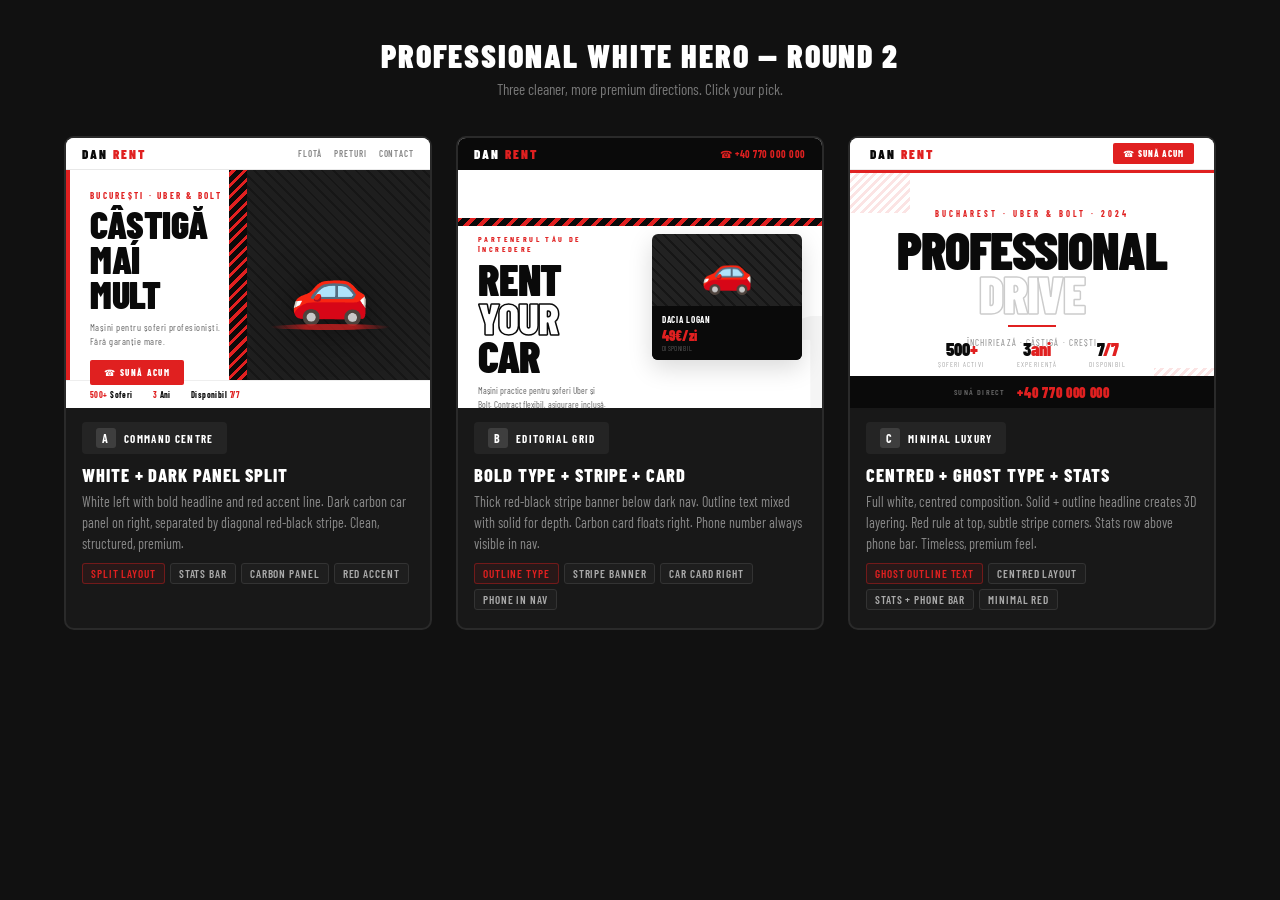
<file: .superpowers/brainstorm/17511-1776288953/content/hero-direction-v2.html>
<!DOCTYPE html>
<html lang="en">
<head>
<meta charset="UTF-8">
<meta name="viewport" content="width=device-width, initial-scale=1.0">
<title>Hero Direction v2 — Professional White</title>
<style>
  @import url('https://fonts.googleapis.com/css2?family=Barlow+Condensed:wght@300;400;600;700;800;900&display=swap');

  *, *::before, *::after { box-sizing: border-box; margin: 0; padding: 0; }

  body {
    font-family: 'Barlow Condensed', system-ui, sans-serif;
    background: #111;
    color: #fff;
    min-height: 100vh;
    padding: 0;
  }

  .question-header {
    text-align: center;
    padding: 36px 24px 10px;
  }
  .question-header h2 {
    font-size: clamp(1.4rem, 3vw, 2rem);
    font-weight: 900;
    text-transform: uppercase;
    letter-spacing: 0.06em;
    color: #fff;
  }
  .question-header p {
    font-size: 0.95rem;
    color: #777;
    margin-top: 6px;
  }

  .cards-grid {
    display: grid;
    grid-template-columns: repeat(auto-fit, minmax(340px, 1fr));
    gap: 24px;
    padding: 28px 24px 48px;
    max-width: 1200px;
    margin: 0 auto;
  }

  .design-card {
    border: 2px solid #2a2a2a;
    border-radius: 10px;
    overflow: hidden;
    cursor: pointer;
    transition: border-color 0.2s, transform 0.2s, box-shadow 0.2s;
    background: #181818;
    position: relative;
  }
  .design-card:hover { border-color: #e02020; transform: translateY(-4px); box-shadow: 0 16px 40px rgba(224,32,32,0.18); }
  .design-card.selected { border-color: #e02020; box-shadow: 0 0 0 3px rgba(224,32,32,0.25), 0 16px 40px rgba(224,32,32,0.22); }
  .design-card.selected .card-label { background: #e02020; }

  .check {
    display: none; position: absolute; top: 10px; right: 10px;
    width: 26px; height: 26px; background: #e02020; border-radius: 50%;
    align-items: center; justify-content: center; font-size: 13px; z-index: 10;
  }
  .design-card.selected .check { display: flex; }

  /* ======== MOCKUP AREAS ======== */
  .mockup-area {
    height: 270px;
    position: relative;
    overflow: hidden;
  }

  /* ---- A: COMMAND CENTRE ---- */
  .mockup-a {
    background: #ffffff;
  }

  /* top bar */
  .ma-topbar {
    position: absolute;
    top: 0; left: 0; right: 0; height: 32px;
    background: #fff;
    border-bottom: 1px solid #e8e8e8;
    display: flex; align-items: center; padding: 0 16px;
    justify-content: space-between;
    z-index: 5;
  }
  .ma-logo { font-weight: 900; font-size: 13px; letter-spacing: 0.15em; color: #0a0a0a; text-transform: uppercase; }
  .ma-logo em { color: #e02020; font-style: normal; }
  .ma-nav { display: flex; gap: 12px; }
  .ma-nav span { font-size: 9px; font-weight: 600; letter-spacing: 0.1em; text-transform: uppercase; color: #888; }

  /* red left accent line */
  .ma-accent-line {
    position: absolute;
    left: 0; top: 32px; bottom: 0;
    width: 4px;
    background: #e02020;
  }

  /* left text block */
  .ma-text {
    position: absolute;
    left: 24px; top: 52px;
    z-index: 3;
  }
  .ma-eyebrow {
    font-size: 9px; font-weight: 700; letter-spacing: 0.25em;
    text-transform: uppercase; color: #e02020;
    margin-bottom: 6px;
  }
  .ma-headline {
    font-size: 38px; font-weight: 900; line-height: 0.92;
    letter-spacing: -0.01em; text-transform: uppercase;
    color: #0a0a0a;
  }
  .ma-sub {
    font-size: 9.5px; color: #666; margin-top: 8px;
    font-weight: 400; letter-spacing: 0.05em;
    line-height: 1.5; max-width: 140px;
  }
  .ma-cta {
    margin-top: 12px;
    background: #e02020; color: #fff;
    font-size: 9px; font-weight: 800;
    letter-spacing: 0.15em; text-transform: uppercase;
    padding: 7px 14px; border-radius: 2px;
    display: inline-block;
  }

  /* right — dark card with car */
  .ma-car-panel {
    position: absolute;
    right: 0; top: 32px; bottom: 0;
    width: 55%;
    background: repeating-linear-gradient(45deg,#161616,#161616 2px,#1e1e1e 2px,#1e1e1e 8px);
    display: flex; align-items: center; justify-content: center;
    flex-direction: column;
  }
  .ma-car-emoji { font-size: 64px; filter: drop-shadow(0 6px 20px rgba(0,0,0,0.6)); }
  .ma-car-glow {
    width: 120px; height: 6px;
    background: linear-gradient(90deg, transparent, #e02020 30%, #e02020 70%, transparent);
    border-radius: 50%;
    opacity: 0.7;
    margin-top: -4px;
  }
  .ma-diag {
    position: absolute;
    left: -1px; top: 0; bottom: 0;
    width: 18px;
    background: repeating-linear-gradient(-45deg,
      #e02020 0,#e02020 3px,#0a0a0a 3px,#0a0a0a 8px
    );
  }

  /* bottom bar */
  .ma-bottombar {
    position: absolute;
    bottom: 0; left: 0; right: 0; height: 28px;
    background: #fff;
    border-top: 1px solid #eee;
    display: flex; align-items: center;
    padding: 0 24px; gap: 20px;
  }
  .ma-stat { font-size: 8.5px; font-weight: 700; color: #0a0a0a; letter-spacing: 0.05em; }
  .ma-stat em { color: #e02020; font-style: normal; }

  /* ---- B: EDITORIAL SPLIT ---- */
  .mockup-b {
    background: #ffffff;
  }

  .mb-nav {
    position: absolute; top: 0; left: 0; right: 0; height: 32px;
    background: #0a0a0a;
    display: flex; align-items: center; padding: 0 16px;
    justify-content: space-between; z-index: 5;
  }
  .mb-logo { font-weight: 900; font-size: 13px; letter-spacing: 0.15em; color: #fff; text-transform: uppercase; }
  .mb-logo em { color: #e02020; font-style: normal; }
  .mb-phone-nav { font-size: 10px; font-weight: 700; color: #e02020; letter-spacing: 0.05em; }

  /* big number background */
  .mb-bg-number {
    position: absolute;
    right: -10px; bottom: -20px;
    font-size: 140px; font-weight: 900;
    color: rgba(0,0,0,0.04);
    line-height: 1;
    letter-spacing: -0.05em;
    user-select: none;
    z-index: 0;
  }

  /* horizontal red stripe */
  .mb-stripe {
    position: absolute;
    top: 80px; left: 0; right: 0;
    height: 8px;
    background: repeating-linear-gradient(-45deg,
      #e02020 0,#e02020 4px,#0a0a0a 4px,#0a0a0a 10px
    );
    z-index: 2;
  }

  /* main content */
  .mb-content {
    position: absolute;
    top: 96px; left: 20px; right: 20px;
    z-index: 3;
    display: flex; gap: 16px; align-items: flex-start;
  }

  .mb-left { flex: 1; }
  .mb-label {
    font-size: 8px; font-weight: 700; letter-spacing: 0.3em;
    text-transform: uppercase; color: #e02020;
    margin-bottom: 6px;
  }
  .mb-big-headline {
    font-size: 44px; font-weight: 900; line-height: 0.88;
    text-transform: uppercase; color: #0a0a0a;
    letter-spacing: -0.02em;
  }
  .mb-big-headline .outline {
    -webkit-text-stroke: 1.5px #0a0a0a;
    color: transparent;
  }
  .mb-body {
    font-size: 9px; color: #666; margin-top: 8px;
    line-height: 1.5; max-width: 130px; font-weight: 400;
  }
  .mb-cta {
    margin-top: 10px;
    display: flex; align-items: center; gap: 8px;
  }
  .mb-btn {
    background: #0a0a0a; color: #fff;
    font-size: 9px; font-weight: 800;
    letter-spacing: 0.12em; text-transform: uppercase;
    padding: 6px 12px; border-radius: 2px;
  }
  .mb-num {
    font-size: 11px; font-weight: 900; color: #e02020;
    letter-spacing: 0.05em;
  }

  .mb-right {
    width: 150px;
    flex-shrink: 0;
  }
  .mb-card {
    background: repeating-linear-gradient(45deg,#161616,#161616 2px,#222 2px,#222 8px);
    border-radius: 6px; overflow: hidden;
    box-shadow: 0 8px 24px rgba(0,0,0,0.15);
  }
  .mb-card-img {
    height: 72px;
    display: flex; align-items: center; justify-content: center;
    font-size: 42px;
  }
  .mb-card-info { background: #0a0a0a; padding: 8px 10px; }
  .mb-card-name { font-size: 9px; font-weight: 700; color: #fff; text-transform: uppercase; letter-spacing: 0.08em; }
  .mb-card-price { font-size: 14px; font-weight: 900; color: #e02020; margin-top: 2px; }
  .mb-card-tag { font-size: 7px; color: #555; letter-spacing: 0.05em; }

  /* ---- C: MINIMAL LUXURY ---- */
  .mockup-c {
    background: #ffffff;
  }

  .mc-nav {
    position: absolute; top: 0; left: 0; right: 0; height: 32px;
    background: #fff; border-bottom: 1px solid rgba(0,0,0,0.08);
    display: flex; align-items: center; padding: 0 20px;
    justify-content: space-between; z-index: 5;
  }
  .mc-logo { font-weight: 900; font-size: 13px; letter-spacing: 0.15em; color: #0a0a0a; text-transform: uppercase; }
  .mc-logo em { color: #e02020; font-style: normal; }
  .mc-cta-nav {
    background: #e02020; color: #fff;
    font-size: 9px; font-weight: 800; letter-spacing: 0.1em;
    text-transform: uppercase; padding: 5px 10px; border-radius: 2px;
  }

  /* full-width red rule */
  .mc-redline {
    position: absolute;
    top: 32px; left: 0; right: 0;
    height: 3px; background: #e02020;
  }

  /* centered content */
  .mc-center {
    position: absolute;
    top: 50px; left: 0; right: 0; bottom: 40px;
    display: flex; align-items: center; justify-content: center;
    flex-direction: column;
  }

  .mc-kicker {
    font-size: 8.5px; font-weight: 700; letter-spacing: 0.35em;
    text-transform: uppercase; color: #e02020;
    margin-bottom: 8px;
  }

  .mc-headline {
    font-size: 52px; font-weight: 900; line-height: 0.85;
    text-transform: uppercase; color: #0a0a0a;
    text-align: center; letter-spacing: -0.02em;
  }

  .mc-headline .ghost {
    -webkit-text-stroke: 1.5px #ccc;
    color: transparent;
    display: block;
  }

  .mc-divider {
    width: 48px; height: 2px; background: #e02020;
    margin: 10px auto;
  }

  .mc-sub {
    font-size: 9px; color: #888; text-align: center;
    letter-spacing: 0.12em; text-transform: uppercase;
  }

  /* floating stats */
  .mc-stats {
    position: absolute;
    bottom: 40px; left: 0; right: 0;
    display: flex; justify-content: center; gap: 32px;
  }
  .mc-stat { text-align: center; }
  .mc-stat .num { font-size: 18px; font-weight: 900; color: #0a0a0a; line-height: 1; }
  .mc-stat .num em { color: #e02020; font-style: normal; }
  .mc-stat .lbl { font-size: 7px; color: #aaa; letter-spacing: 0.15em; text-transform: uppercase; margin-top: 2px; }

  /* decorative corner stripes */
  .mc-corner-tl {
    position: absolute; top: 35px; left: 0;
    width: 60px; height: 40px;
    background: repeating-linear-gradient(-45deg,
      transparent 0, transparent 3px,
      rgba(224,32,32,0.12) 3px, rgba(224,32,32,0.12) 6px
    );
  }
  .mc-corner-br {
    position: absolute; bottom: 0; right: 0;
    width: 60px; height: 40px;
    background: repeating-linear-gradient(-45deg,
      transparent 0, transparent 3px,
      rgba(224,32,32,0.12) 3px, rgba(224,32,32,0.12) 6px
    );
  }

  /* bottom phone bar */
  .mc-phonebar {
    position: absolute;
    bottom: 0; left: 0; right: 0; height: 32px;
    background: #0a0a0a;
    display: flex; align-items: center; justify-content: center; gap: 12px;
  }
  .mc-pb-label { font-size: 8px; font-weight: 600; letter-spacing: 0.15em; text-transform: uppercase; color: #666; }
  .mc-pb-num { font-size: 14px; font-weight: 900; color: #e02020; letter-spacing: 0.05em; }

  /* -------- CARD LABEL + INFO -------- */
  .card-label {
    display: inline-flex; align-items: center; gap: 8px;
    background: #242424; color: #fff;
    font-size: 11px; font-weight: 700; letter-spacing: 0.12em;
    text-transform: uppercase; padding: 6px 14px;
    border-radius: 4px; margin: 14px 16px 0;
    transition: background 0.2s;
  }
  .card-label .letter {
    background: rgba(255,255,255,0.12); border-radius: 3px;
    width: 20px; height: 20px; display: flex; align-items: center;
    justify-content: center; font-size: 12px;
  }
  .card-info { padding: 10px 16px 18px; }
  .card-title { font-size: 1.15rem; font-weight: 800; text-transform: uppercase; letter-spacing: 0.05em; color: #fff; margin-bottom: 5px; }
  .card-desc { font-size: 0.88rem; color: #888; line-height: 1.5; font-weight: 400; }
  .card-tags { display: flex; flex-wrap: wrap; gap: 5px; margin-top: 9px; }
  .tag { background: #1e1e1e; border: 1px solid #333; color: #aaa; font-size: 0.7rem; font-weight: 600; letter-spacing: 0.08em; text-transform: uppercase; padding: 3px 8px; border-radius: 3px; }
  .tag.red { border-color: rgba(224,32,32,0.4); color: #e02020; background: rgba(224,32,32,0.08); }
</style>
</head>
<body>

<div class="question-header">
  <h2>Professional White Hero — Round 2</h2>
  <p>Three cleaner, more premium directions. Click your pick.</p>
</div>

<div class="cards-grid">

  <!-- A: COMMAND CENTRE -->
  <div class="design-card" onclick="sel(this,'A')" data-choice="A">
    <div class="check">✓</div>
    <div class="mockup-area mockup-a">
      <div class="ma-topbar">
        <div class="ma-logo">Dan <em>RENT</em></div>
        <div class="ma-nav">
          <span>Flotă</span><span>Preturi</span><span>Contact</span>
        </div>
      </div>
      <div class="ma-accent-line"></div>
      <div class="ma-text">
        <div class="ma-eyebrow">București · Uber &amp; Bolt</div>
        <div class="ma-headline">CÂȘTIGĂ<br>MAI<br>MULT</div>
        <div class="ma-sub">Mașini pentru șoferi profesioniști. Fără garanție mare.</div>
        <div class="ma-cta">☎ Sună acum</div>
      </div>
      <div class="ma-car-panel">
        <div class="ma-diag"></div>
        <div class="ma-car-emoji">🚗</div>
        <div class="ma-car-glow"></div>
      </div>
      <div class="ma-bottombar">
        <div class="ma-stat"><em>500+</em> Șoferi</div>
        <div class="ma-stat"><em>3</em> Ani</div>
        <div class="ma-stat">Disponibil <em>7/7</em></div>
      </div>
    </div>
    <span class="card-label"><span class="letter">A</span> Command Centre</span>
    <div class="card-info">
      <div class="card-title">White + Dark Panel Split</div>
      <div class="card-desc">White left with bold headline and red accent line. Dark carbon car panel on right, separated by diagonal red-black stripe. Clean, structured, premium.</div>
      <div class="card-tags">
        <span class="tag red">Split layout</span>
        <span class="tag">Stats bar</span>
        <span class="tag">Carbon panel</span>
        <span class="tag">Red accent</span>
      </div>
    </div>
  </div>

  <!-- B: EDITORIAL SPLIT -->
  <div class="design-card" onclick="sel(this,'B')" data-choice="B">
    <div class="check">✓</div>
    <div class="mockup-area mockup-b">
      <div class="mb-nav">
        <div class="mb-logo">Dan <em>RENT</em></div>
        <div class="mb-phone-nav">☎ +40 770 000 000</div>
      </div>
      <div class="mb-stripe"></div>
      <div class="mb-bg-number">1</div>
      <div class="mb-content">
        <div class="mb-left">
          <div class="mb-label">Partenerul tău de încredere</div>
          <div class="mb-big-headline">
            RENT<br>
            <span class="outline">YOUR</span><br>
            CAR
          </div>
          <div class="mb-body">Mașini practice pentru șoferi Uber și Bolt. Contract flexibil, asigurare inclusă.</div>
          <div class="mb-cta">
            <div class="mb-btn">Sună acum</div>
            <div class="mb-num">+40 770 000 000</div>
          </div>
        </div>
        <div class="mb-right">
          <div class="mb-card">
            <div class="mb-card-img">🚗</div>
            <div class="mb-card-info">
              <div class="mb-card-name">Dacia Logan</div>
              <div class="mb-card-price">49€/zi</div>
              <div class="mb-card-tag">DISPONIBIL</div>
            </div>
          </div>
        </div>
      </div>
    </div>
    <span class="card-label"><span class="letter">B</span> Editorial Grid</span>
    <div class="card-info">
      <div class="card-title">Bold Type + Stripe + Card</div>
      <div class="card-desc">Thick red-black stripe banner below dark nav. Outline text mixed with solid for depth. Carbon card floats right. Phone number always visible in nav.</div>
      <div class="card-tags">
        <span class="tag red">Outline type</span>
        <span class="tag">Stripe banner</span>
        <span class="tag">Car card right</span>
        <span class="tag">Phone in nav</span>
      </div>
    </div>
  </div>

  <!-- C: MINIMAL LUXURY -->
  <div class="design-card" onclick="sel(this,'C')" data-choice="C">
    <div class="check">✓</div>
    <div class="mockup-area mockup-c">
      <div class="mc-nav">
        <div class="mc-logo">Dan <em>RENT</em></div>
        <div class="mc-cta-nav">☎ Sună acum</div>
      </div>
      <div class="mc-redline"></div>
      <div class="mc-corner-tl"></div>
      <div class="mc-corner-br"></div>
      <div class="mc-center">
        <div class="mc-kicker">Bucharest · Uber &amp; Bolt · 2024</div>
        <div class="mc-headline">
          PROFESSIONAL
          <span class="ghost">DRIVE</span>
        </div>
        <div class="mc-divider"></div>
        <div class="mc-sub">Închiriează · Câștigă · Crești</div>
      </div>
      <div class="mc-stats">
        <div class="mc-stat"><div class="num">500<em>+</em></div><div class="lbl">Șoferi activi</div></div>
        <div class="mc-stat"><div class="num">3<em>ani</em></div><div class="lbl">Experiență</div></div>
        <div class="mc-stat"><div class="num">7<em>/7</em></div><div class="lbl">Disponibil</div></div>
      </div>
      <div class="mc-phonebar">
        <div class="mc-pb-label">Sună direct</div>
        <div class="mc-pb-num">+40 770 000 000</div>
      </div>
    </div>
    <span class="card-label"><span class="letter">C</span> Minimal Luxury</span>
    <div class="card-info">
      <div class="card-title">Centred + Ghost Type + Stats</div>
      <div class="card-desc">Full white, centred composition. Solid + outline headline creates 3D layering. Red rule at top, subtle stripe corners. Stats row above phone bar. Timeless, premium feel.</div>
      <div class="card-tags">
        <span class="tag red">Ghost outline text</span>
        <span class="tag">Centred layout</span>
        <span class="tag">Stats + phone bar</span>
        <span class="tag">Minimal red</span>
      </div>
    </div>
  </div>

</div>

<script>
  function sel(el, choice) {
    document.querySelectorAll('.design-card').forEach(c => c.classList.remove('selected'));
    el.classList.add('selected');
    try {
      fetch('/event', {
        method: 'POST',
        headers: { 'Content-Type': 'application/json' },
        body: JSON.stringify({ type: 'click', choice, text: el.querySelector('.card-title')?.textContent })
      });
    } catch(e) {}
  }
</script>

</body>
</html>
</file>
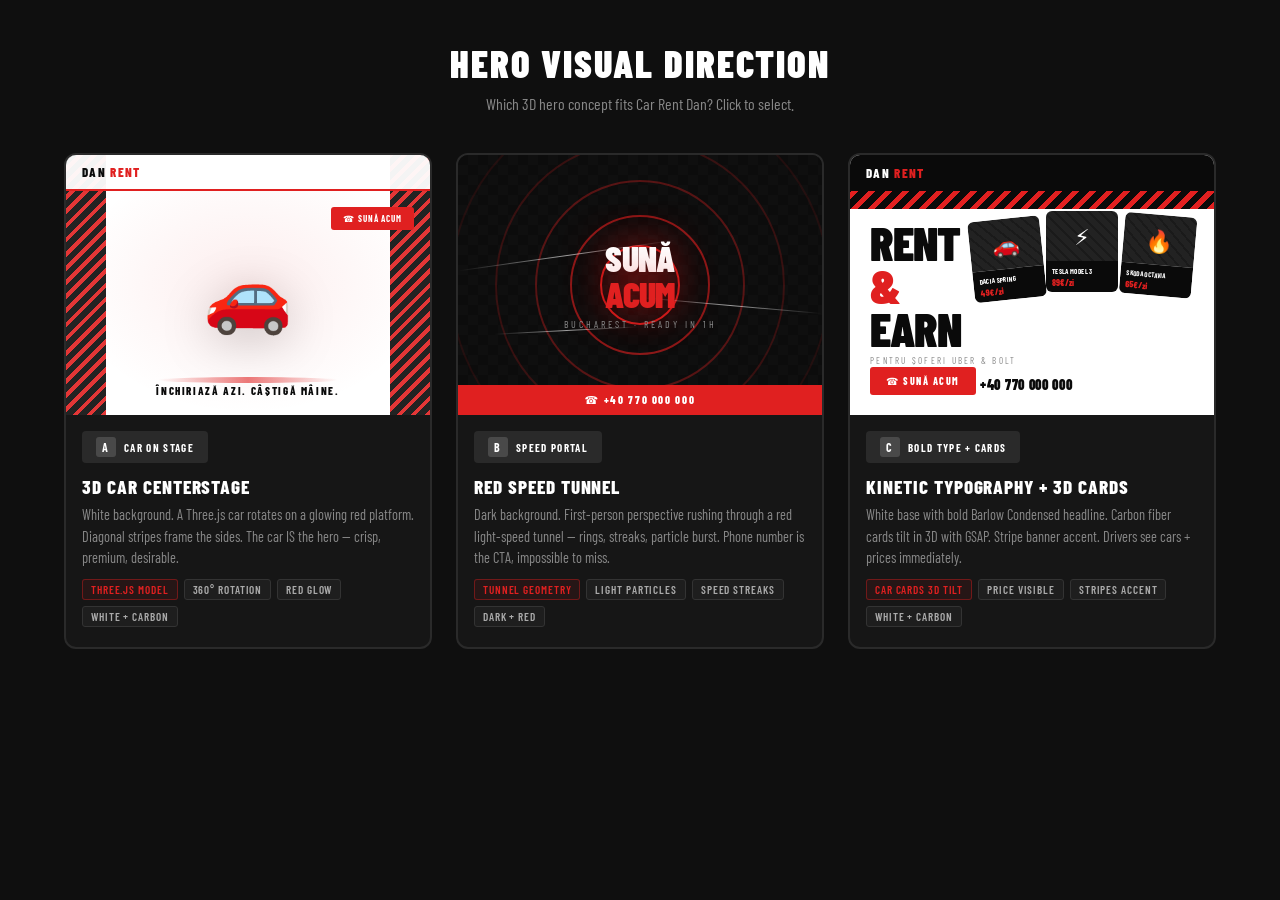
<file: .superpowers/brainstorm/17511-1776288953/content/hero-direction.html>
<!DOCTYPE html>
<html lang="en">
<head>
<meta charset="UTF-8">
<meta name="viewport" content="width=device-width, initial-scale=1.0">
<title>Hero Direction — Car Rent Dan</title>
<style>
  @import url('https://fonts.googleapis.com/css2?family=Barlow+Condensed:wght@300;400;600;700;800;900&display=swap');

  *, *::before, *::after { box-sizing: border-box; margin: 0; padding: 0; }

  body {
    font-family: 'Barlow Condensed', system-ui, sans-serif;
    background: #0f0f0f;
    color: #fff;
    min-height: 100vh;
    padding: 0;
  }

  .page-header {
    text-align: center;
    padding: 32px 24px 16px;
    border-bottom: 1px solid #2a2a2a;
  }

  .page-header h1 {
    font-size: clamp(1.4rem, 3vw, 2rem);
    font-weight: 700;
    letter-spacing: 0.05em;
    text-transform: uppercase;
    color: #fff;
  }

  .page-header p {
    font-size: 1rem;
    color: #888;
    margin-top: 6px;
    font-weight: 400;
  }

  .cards-grid {
    display: grid;
    grid-template-columns: repeat(auto-fit, minmax(340px, 1fr));
    gap: 24px;
    padding: 32px 24px 48px;
    max-width: 1200px;
    margin: 0 auto;
  }

  .design-card {
    border: 2px solid #2a2a2a;
    border-radius: 12px;
    overflow: hidden;
    cursor: pointer;
    transition: border-color 0.2s, transform 0.2s, box-shadow 0.2s;
    background: #161616;
  }

  .design-card:hover {
    border-color: #e02020;
    transform: translateY(-4px);
    box-shadow: 0 16px 48px rgba(224, 32, 32, 0.2);
  }

  .design-card.selected {
    border-color: #e02020;
    box-shadow: 0 0 0 3px rgba(224, 32, 32, 0.3), 0 16px 48px rgba(224, 32, 32, 0.25);
  }

  .design-card.selected .card-label {
    background: #e02020;
  }

  /* -------- MOCKUP AREA -------- */
  .mockup-area {
    height: 260px;
    position: relative;
    overflow: hidden;
  }

  /* ===== OPTION A: CAR CENTERSTAGE ===== */
  .mockup-a {
    background: #ffffff;
    display: flex;
    align-items: center;
    justify-content: center;
  }

  .mockup-a::before {
    content: '';
    position: absolute;
    inset: 0;
    background: radial-gradient(ellipse at 50% 50%, rgba(224,32,32,0.08) 0%, transparent 70%);
  }

  .mockup-a .nav-bar {
    position: absolute;
    top: 0; left: 0; right: 0;
    height: 36px;
    background: rgba(255,255,255,0.95);
    border-bottom: 2px solid #e02020;
    display: flex;
    align-items: center;
    padding: 0 16px;
    justify-content: space-between;
    z-index: 2;
  }

  .mockup-a .nav-brand {
    font-weight: 800;
    font-size: 13px;
    letter-spacing: 0.1em;
    color: #0a0a0a;
    text-transform: uppercase;
  }

  .mockup-a .nav-brand span { color: #e02020; }

  .mockup-a .stripe-left, .mockup-a .stripe-right {
    position: absolute;
    top: 0; bottom: 0;
    width: 40px;
    background: repeating-linear-gradient(
      -45deg,
      #e02020 0, #e02020 4px,
      #0a0a0a 4px, #0a0a0a 10px
    );
    opacity: 0.9;
  }

  .mockup-a .stripe-left { left: 0; }
  .mockup-a .stripe-right { right: 0; }

  .mockup-a .car-silhouette {
    width: 200px;
    height: 80px;
    position: relative;
    margin-top: 16px;
  }

  .mockup-a .car-silhouette::before {
    content: '🚗';
    font-size: 72px;
    position: absolute;
    left: 50%;
    top: 50%;
    transform: translate(-50%, -50%);
    filter: drop-shadow(0 8px 24px rgba(0,0,0,0.2));
  }

  .mockup-a .car-platform {
    position: absolute;
    bottom: 32px;
    left: 50%;
    transform: translateX(-50%);
    width: 180px;
    height: 6px;
    background: linear-gradient(90deg, transparent, #e02020, transparent);
    border-radius: 50%;
    opacity: 0.6;
  }

  .mockup-a .headline-text {
    position: absolute;
    bottom: 18px;
    left: 0; right: 0;
    text-align: center;
    font-size: 11px;
    font-weight: 800;
    letter-spacing: 0.15em;
    text-transform: uppercase;
    color: #0a0a0a;
  }

  .mockup-a .cta-btn {
    position: absolute;
    top: 52px;
    right: 16px;
    background: #e02020;
    color: #fff;
    font-size: 9px;
    font-weight: 700;
    letter-spacing: 0.1em;
    text-transform: uppercase;
    padding: 6px 12px;
    border-radius: 3px;
  }

  /* ===== OPTION B: SPEED PORTAL ===== */
  .mockup-b {
    background: #0a0a0a;
    display: flex;
    align-items: center;
    justify-content: center;
    overflow: hidden;
  }

  .mockup-b::before {
    content: '';
    position: absolute;
    inset: -20px;
    background: repeating-conic-gradient(#1a1a1a 0%, #1a1a1a 25%, #111 25%, #111 50%) 0 0 / 20px 20px;
    opacity: 0.3;
  }

  .mockup-b .tunnel-rings {
    position: absolute;
    inset: 0;
    display: flex;
    align-items: center;
    justify-content: center;
  }

  .mockup-b .ring {
    position: absolute;
    border-radius: 50%;
    border: 2px solid;
  }

  .mockup-b .ring:nth-child(1) { width: 80px; height: 80px; border-color: rgba(224,32,32,0.9); }
  .mockup-b .ring:nth-child(2) { width: 140px; height: 140px; border-color: rgba(224,32,32,0.6); }
  .mockup-b .ring:nth-child(3) { width: 210px; height: 210px; border-color: rgba(224,32,32,0.35); }
  .mockup-b .ring:nth-child(4) { width: 290px; height: 290px; border-color: rgba(224,32,32,0.2); }
  .mockup-b .ring:nth-child(5) { width: 380px; height: 380px; border-color: rgba(224,32,32,0.1); }

  .mockup-b .light-streaks {
    position: absolute;
    inset: 0;
    overflow: hidden;
  }

  .mockup-b .streak {
    position: absolute;
    height: 1px;
    background: linear-gradient(90deg, transparent, rgba(255,255,255,0.6), transparent);
    top: 50%;
  }

  .mockup-b .streak:nth-child(1) { width: 60%; left: 0; transform: translateY(-30px) rotate(-8deg); }
  .mockup-b .streak:nth-child(2) { width: 50%; right: 0; transform: translateY(20px) rotate(5deg); }
  .mockup-b .streak:nth-child(3) { width: 40%; left: 10%; transform: translateY(45px) rotate(-3deg); }

  .mockup-b .center-content {
    position: relative;
    z-index: 2;
    text-align: center;
  }

  .mockup-b .big-text {
    font-size: 36px;
    font-weight: 900;
    letter-spacing: -0.02em;
    line-height: 1;
    color: #ffffff;
    text-transform: uppercase;
    text-shadow: 0 0 40px rgba(224,32,32,0.8);
  }

  .mockup-b .big-text span { color: #e02020; }

  .mockup-b .sub-text {
    font-size: 10px;
    letter-spacing: 0.3em;
    color: #888;
    margin-top: 6px;
    text-transform: uppercase;
  }

  .mockup-b .cta-strip {
    position: absolute;
    bottom: 0; left: 0; right: 0;
    background: #e02020;
    padding: 8px;
    text-align: center;
    font-size: 11px;
    font-weight: 800;
    letter-spacing: 0.15em;
    text-transform: uppercase;
  }

  /* ===== OPTION C: KINETIC CARDS ===== */
  .mockup-c {
    background: #ffffff;
    position: relative;
  }

  .mockup-c .stripe-banner {
    position: absolute;
    top: 36px; left: 0; right: 0;
    height: 18px;
    background: repeating-linear-gradient(
      -45deg,
      #e02020 0, #e02020 5px,
      #0a0a0a 5px, #0a0a0a 12px
    );
  }

  .mockup-c .nav-bar {
    position: absolute;
    top: 0; left: 0; right: 0;
    height: 36px;
    background: #0a0a0a;
    display: flex;
    align-items: center;
    padding: 0 16px;
    justify-content: space-between;
  }

  .mockup-c .nav-brand {
    font-weight: 800;
    font-size: 13px;
    letter-spacing: 0.1em;
    color: #fff;
    text-transform: uppercase;
  }

  .mockup-c .nav-brand span { color: #e02020; }

  .mockup-c .main-headline {
    position: absolute;
    top: 66px; left: 20px;
    z-index: 3;
  }

  .mockup-c .main-headline .big {
    font-size: 48px;
    font-weight: 900;
    letter-spacing: -0.02em;
    line-height: 0.9;
    color: #0a0a0a;
    text-transform: uppercase;
  }

  .mockup-c .main-headline .red { color: #e02020; }

  .mockup-c .main-headline .small {
    font-size: 9px;
    letter-spacing: 0.25em;
    color: #888;
    text-transform: uppercase;
    margin-top: 4px;
  }

  .mockup-c .floating-cards {
    position: absolute;
    right: 16px;
    top: 56px;
    display: flex;
    gap: 8px;
    align-items: flex-start;
  }

  .mockup-c .f-card {
    width: 72px;
    border-radius: 6px;
    overflow: hidden;
    transform-origin: top center;
  }

  .mockup-c .f-card:nth-child(1) { transform: rotate(-6deg) translateY(8px); }
  .mockup-c .f-card:nth-child(2) { transform: rotate(0deg); }
  .mockup-c .f-card:nth-child(3) { transform: rotate(5deg) translateY(4px); }

  .mockup-c .f-card-header {
    height: 50px;
    background: repeating-linear-gradient(45deg,#1a1a1a,#1a1a1a 2px,#222 2px,#222 8px);
    display: flex;
    align-items: center;
    justify-content: center;
    font-size: 22px;
  }

  .mockup-c .f-card-body {
    background: #0a0a0a;
    padding: 6px 6px 4px;
  }

  .mockup-c .f-card-title {
    font-size: 7px;
    font-weight: 700;
    text-transform: uppercase;
    letter-spacing: 0.05em;
    color: #fff;
  }

  .mockup-c .f-card-price {
    font-size: 9px;
    font-weight: 800;
    color: #e02020;
    margin-top: 2px;
  }

  .mockup-c .cta-btn {
    position: absolute;
    bottom: 20px;
    left: 20px;
    background: #e02020;
    color: #fff;
    font-size: 10px;
    font-weight: 800;
    letter-spacing: 0.15em;
    text-transform: uppercase;
    padding: 8px 16px;
    border-radius: 3px;
  }

  .mockup-c .phone-num {
    position: absolute;
    bottom: 22px;
    left: 130px;
    font-size: 14px;
    font-weight: 900;
    color: #0a0a0a;
    letter-spacing: 0.05em;
  }

  /* -------- CARD LABEL & INFO -------- */
  .card-label {
    display: inline-flex;
    align-items: center;
    gap: 8px;
    background: #2a2a2a;
    color: #fff;
    font-size: 11px;
    font-weight: 700;
    letter-spacing: 0.12em;
    text-transform: uppercase;
    padding: 6px 14px;
    border-radius: 4px;
    margin: 16px 16px 0;
    transition: background 0.2s;
  }

  .card-label .letter {
    background: rgba(255,255,255,0.15);
    border-radius: 3px;
    width: 20px;
    height: 20px;
    display: flex;
    align-items: center;
    justify-content: center;
    font-size: 12px;
  }

  .card-info {
    padding: 12px 16px 20px;
  }

  .card-title {
    font-size: 1.2rem;
    font-weight: 800;
    text-transform: uppercase;
    letter-spacing: 0.05em;
    color: #fff;
    margin-bottom: 6px;
  }

  .card-desc {
    font-size: 0.9rem;
    color: #888;
    line-height: 1.5;
    font-weight: 400;
  }

  .card-tags {
    display: flex;
    flex-wrap: wrap;
    gap: 6px;
    margin-top: 10px;
  }

  .tag {
    background: #1e1e1e;
    border: 1px solid #333;
    color: #aaa;
    font-size: 0.7rem;
    font-weight: 600;
    letter-spacing: 0.08em;
    text-transform: uppercase;
    padding: 3px 8px;
    border-radius: 3px;
  }

  .tag.red { border-color: rgba(224,32,32,0.4); color: #e02020; background: rgba(224,32,32,0.08); }

  .question-header {
    text-align: center;
    padding: 40px 24px 8px;
  }

  .question-header h2 {
    font-size: clamp(1.6rem, 4vw, 2.4rem);
    font-weight: 900;
    text-transform: uppercase;
    letter-spacing: 0.05em;
    color: #fff;
  }

  .question-header p {
    font-size: 1rem;
    color: #888;
    margin-top: 8px;
  }

  .checkmark {
    display: none;
    position: absolute;
    top: 12px;
    right: 12px;
    width: 28px;
    height: 28px;
    background: #e02020;
    border-radius: 50%;
    align-items: center;
    justify-content: center;
    font-size: 14px;
  }

  .design-card.selected .checkmark { display: flex; }
</style>
</head>
<body>

<div class="question-header">
  <h2>Hero Visual Direction</h2>
  <p>Which 3D hero concept fits Car Rent Dan? Click to select.</p>
</div>

<div class="cards-grid">

  <!-- OPTION A -->
  <div class="design-card" onclick="selectCard(this, 'A')" data-choice="A">
    <div class="checkmark">✓</div>
    <div class="mockup-area mockup-a">
      <div class="nav-bar">
        <div class="nav-brand">Dan <span>RENT</span></div>
        <div class="cta-btn">☎ Sună acum</div>
      </div>
      <div class="stripe-left"></div>
      <div class="stripe-right"></div>
      <div class="car-silhouette"></div>
      <div class="car-platform"></div>
      <div class="headline-text">Închiriază azi. Câștigă mâine.</div>
    </div>
    <span class="card-label"><span class="letter">A</span> Car on Stage</span>
    <div class="card-info">
      <div class="card-title">3D Car Centerstage</div>
      <div class="card-desc">White background. A Three.js car rotates on a glowing red platform. Diagonal stripes frame the sides. The car IS the hero — crisp, premium, desirable.</div>
      <div class="card-tags">
        <span class="tag red">Three.js model</span>
        <span class="tag">360° rotation</span>
        <span class="tag">Red glow</span>
        <span class="tag">White + carbon</span>
      </div>
    </div>
  </div>

  <!-- OPTION B -->
  <div class="design-card" onclick="selectCard(this, 'B')" data-choice="B">
    <div class="checkmark">✓</div>
    <div class="mockup-area mockup-b">
      <div class="tunnel-rings">
        <div class="ring"></div>
        <div class="ring"></div>
        <div class="ring"></div>
        <div class="ring"></div>
        <div class="ring"></div>
      </div>
      <div class="light-streaks">
        <div class="streak"></div>
        <div class="streak"></div>
        <div class="streak"></div>
      </div>
      <div class="center-content">
        <div class="big-text">SUNĂ<br><span>ACUM</span></div>
        <div class="sub-text">Bucharest · Ready in 1h</div>
      </div>
      <div class="cta-strip">☎ +40 770 000 000</div>
    </div>
    <span class="card-label"><span class="letter">B</span> Speed Portal</span>
    <div class="card-info">
      <div class="card-title">Red Speed Tunnel</div>
      <div class="card-desc">Dark background. First-person perspective rushing through a red light-speed tunnel — rings, streaks, particle burst. Phone number is the CTA, impossible to miss.</div>
      <div class="card-tags">
        <span class="tag red">Tunnel geometry</span>
        <span class="tag">Light particles</span>
        <span class="tag">Speed streaks</span>
        <span class="tag">Dark + red</span>
      </div>
    </div>
  </div>

  <!-- OPTION C -->
  <div class="design-card" onclick="selectCard(this, 'C')" data-choice="C">
    <div class="checkmark">✓</div>
    <div class="mockup-area mockup-c">
      <div class="nav-bar">
        <div class="nav-brand">Dan <span>RENT</span></div>
      </div>
      <div class="stripe-banner"></div>
      <div class="main-headline">
        <div class="big">RENT<br><span class="red">&</span><br>EARN</div>
        <div class="small">Pentru șoferi Uber &amp; Bolt</div>
      </div>
      <div class="floating-cards">
        <div class="f-card">
          <div class="f-card-header">🚗</div>
          <div class="f-card-body">
            <div class="f-card-title">Dacia Spring</div>
            <div class="f-card-price">49€/zi</div>
          </div>
        </div>
        <div class="f-card">
          <div class="f-card-header">⚡</div>
          <div class="f-card-body">
            <div class="f-card-title">Tesla Model 3</div>
            <div class="f-card-price">89€/zi</div>
          </div>
        </div>
        <div class="f-card">
          <div class="f-card-header">🔥</div>
          <div class="f-card-body">
            <div class="f-card-title">Skoda Octavia</div>
            <div class="f-card-price">65€/zi</div>
          </div>
        </div>
      </div>
      <div class="cta-btn">☎ Sună acum</div>
      <div class="phone-num">+40 770 000 000</div>
    </div>
    <span class="card-label"><span class="letter">C</span> Bold Type + Cards</span>
    <div class="card-info">
      <div class="card-title">Kinetic Typography + 3D Cards</div>
      <div class="card-desc">White base with bold Barlow Condensed headline. Carbon fiber cards tilt in 3D with GSAP. Stripe banner accent. Drivers see cars + prices immediately.</div>
      <div class="card-tags">
        <span class="tag red">Car cards 3D tilt</span>
        <span class="tag">Price visible</span>
        <span class="tag">Stripes accent</span>
        <span class="tag">White + carbon</span>
      </div>
    </div>
  </div>

</div>

<script>
  let selected = null;

  function selectCard(el, choice) {
    document.querySelectorAll('.design-card').forEach(c => c.classList.remove('selected'));
    el.classList.add('selected');
    selected = choice;

    // Record to events file via beacon
    try {
      const text = el.querySelector('.card-title')?.textContent || choice;
      fetch('/event', {
        method: 'POST',
        headers: { 'Content-Type': 'application/json' },
        body: JSON.stringify({ type: 'click', choice, text })
      });
    } catch(e) {}
  }
</script>

</body>
</html>
</file>
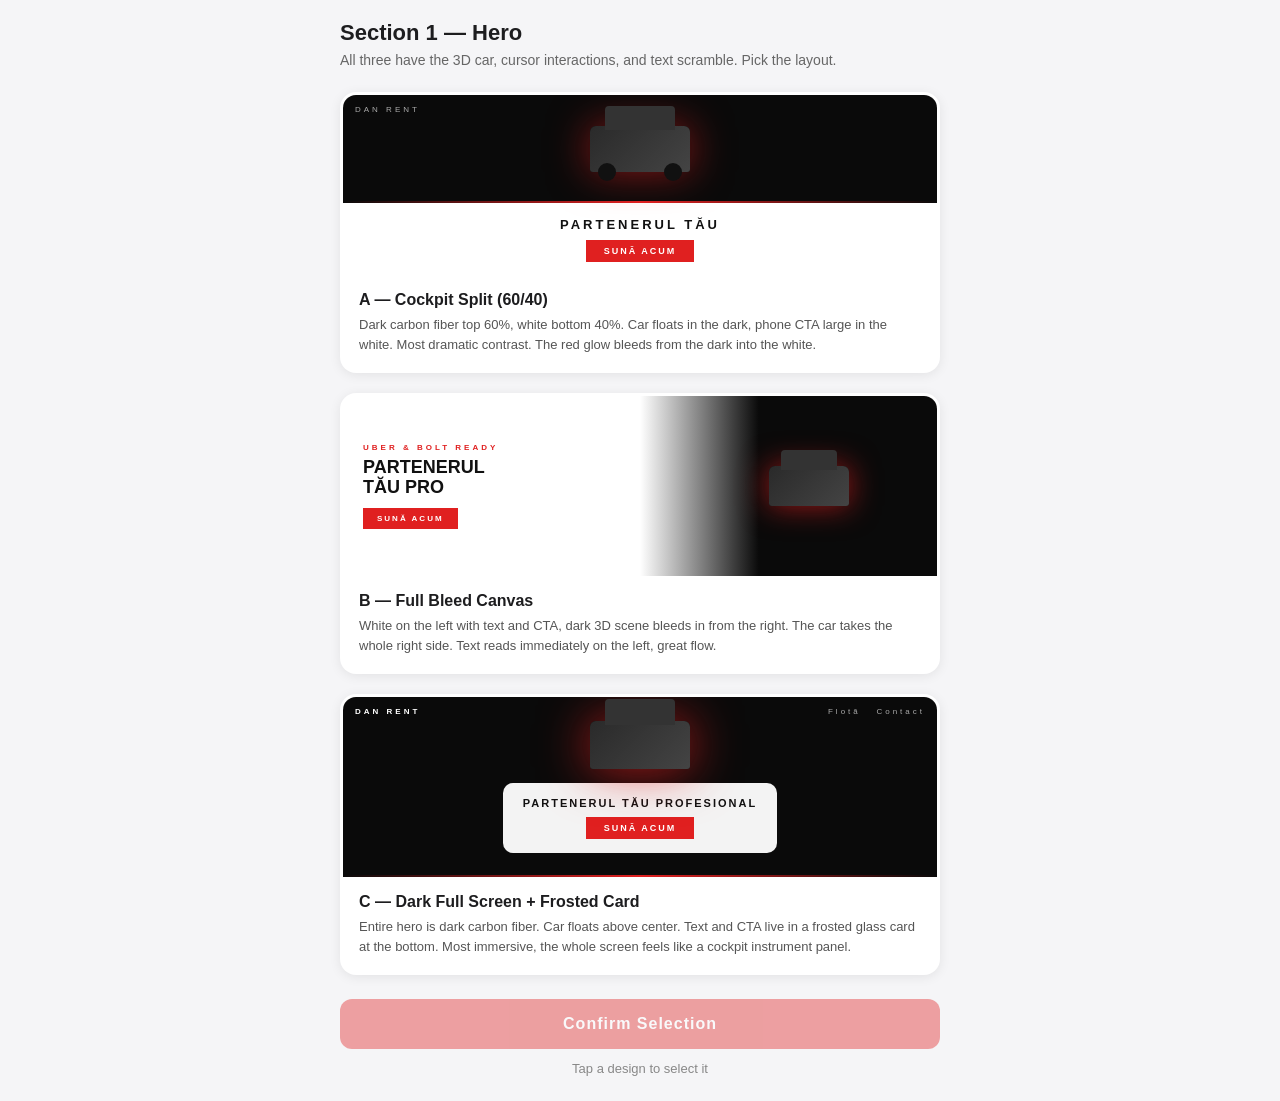
<file: .superpowers/brainstorm/35270-1775968189/content/hero-pick.html>
<!DOCTYPE html>
<html lang="en">
<head>
<meta charset="UTF-8">
<meta name="viewport" content="width=device-width, initial-scale=1.0">
<title>Section 1 — Hero: Pick Your Design</title>
<style>
* { box-sizing: border-box; margin: 0; padding: 0; }
body { font-family: -apple-system, BlinkMacSystemFont, 'Segoe UI', sans-serif; background: #f5f5f7; color: #1d1d1f; padding: 20px; min-height: 100vh; }
h1 { font-size: 22px; font-weight: 700; margin-bottom: 6px; }
.sub { font-size: 14px; color: #666; margin-bottom: 24px; }
.cards { display: flex; flex-direction: column; gap: 20px; max-width: 600px; margin: 0 auto; }
.card { background: #fff; border-radius: 16px; overflow: hidden; cursor: pointer; border: 3px solid transparent; transition: border-color 0.2s, transform 0.15s; box-shadow: 0 2px 12px rgba(0,0,0,0.08); }
.card:active { transform: scale(0.98); }
.card.selected { border-color: #e02020; }
.card.selected .check { opacity: 1; }
.preview { height: 180px; position: relative; overflow: hidden; }
.card-body { padding: 16px; }
.card-body h3 { font-size: 16px; font-weight: 700; margin-bottom: 6px; }
.card-body p { font-size: 13px; color: #555; line-height: 1.5; }
.check { position: absolute; top: 10px; right: 10px; width: 28px; height: 28px; background: #e02020; border-radius: 50%; display: flex; align-items: center; justify-content: center; opacity: 0; transition: opacity 0.2s; font-size: 14px; color: #fff; z-index: 10; }
.confirm-btn { display: block; width: 100%; max-width: 600px; margin: 24px auto 0; padding: 16px; background: #e02020; color: #fff; border: none; border-radius: 12px; font-size: 16px; font-weight: 700; letter-spacing: 1px; cursor: pointer; opacity: 0.4; transition: opacity 0.2s; }
.confirm-btn.active { opacity: 1; }
.status { text-align: center; font-size: 13px; color: #888; margin-top: 12px; min-height: 20px; }
.sent { color: #27ae60; font-weight: 700; }
</style>
</head>
<body>
<div style="max-width:600px; margin:0 auto;">
  <h1>Section 1 — Hero</h1>
  <p class="sub">All three have the 3D car, cursor interactions, and text scramble. Pick the layout.</p>

  <div class="cards">

    <div class="card" data-choice="hero-a" onclick="pick(this)">
      <div class="preview">
        <div class="check">✓</div>
        <div style="height:100%; display:flex; flex-direction:column;">
          <div style="background:#0a0a0a; flex:0 0 60%; display:flex; flex-direction:column; align-items:center; justify-content:center; position:relative;">
            <div style="font-size:8px; color:#666; letter-spacing:3px; position:absolute; top:10px; left:12px; color:#aaa;">DAN RENT</div>
            <div style="width:100px; height:46px; background:linear-gradient(135deg,#2a2a2a,#444); border-radius:6px 6px 3px 3px; box-shadow:0 0 40px rgba(224,32,32,0.6); position:relative;">
              <div style="width:70px; height:24px; background:#333; border-radius:4px 4px 0 0; position:absolute; top:-20px; left:15px;"></div>
              <div style="display:flex; justify-content:space-between; padding:0 8px; position:absolute; bottom:-9px; width:100%; box-sizing:border-box;">
                <div style="width:18px; height:18px; background:#111; border-radius:50%;"></div>
                <div style="width:18px; height:18px; background:#111; border-radius:50%;"></div>
              </div>
            </div>
            <div style="position:absolute; bottom:0; left:0; right:0; height:2px; background:linear-gradient(90deg,transparent,#e02020,transparent);"></div>
          </div>
          <div style="flex:1; background:#fff; display:flex; flex-direction:column; align-items:center; justify-content:center; gap:8px;">
            <div style="font-weight:900; font-size:13px; letter-spacing:3px; color:#111; text-transform:uppercase;">PARTENERUL TĂU</div>
            <div style="background:#e02020; color:#fff; font-size:9px; font-weight:700; letter-spacing:2px; padding:6px 18px;">SUNĂ ACUM</div>
          </div>
        </div>
      </div>
      <div class="card-body">
        <h3>A — Cockpit Split (60/40)</h3>
        <p>Dark carbon fiber top 60%, white bottom 40%. Car floats in the dark, phone CTA large in the white. Most dramatic contrast. The red glow bleeds from the dark into the white.</p>
      </div>
    </div>

    <div class="card" data-choice="hero-b" onclick="pick(this)">
      <div class="preview">
        <div class="check">✓</div>
        <div style="height:100%; background:#fff; position:relative; display:flex; align-items:center;">
          <div style="flex:1; padding:20px; z-index:2;">
            <div style="font-size:8px; color:#e02020; font-weight:700; letter-spacing:3px; margin-bottom:6px;">UBER & BOLT READY</div>
            <div style="font-weight:900; font-size:18px; color:#111; text-transform:uppercase; line-height:1.1;">PARTENERUL<br>TĂU PRO</div>
            <div style="background:#e02020; color:#fff; font-size:8px; font-weight:700; letter-spacing:2px; padding:6px 14px; margin-top:10px; display:inline-block;">SUNĂ ACUM</div>
          </div>
          <div style="position:absolute; right:0; top:0; bottom:0; width:50%; background:linear-gradient(to left, #0a0a0a 60%, rgba(10,10,10,0)); display:flex; align-items:center; justify-content:center;">
            <div style="width:80px; height:40px; background:linear-gradient(135deg,#2a2a2a,#444); border-radius:6px 6px 3px 3px; box-shadow:0 0 30px rgba(224,32,32,0.7); position:relative; left:20px;">
              <div style="width:56px; height:20px; background:#333; border-radius:4px 4px 0 0; margin:0 auto; position:relative; top:-16px;"></div>
            </div>
          </div>
        </div>
      </div>
      <div class="card-body">
        <h3>B — Full Bleed Canvas</h3>
        <p>White on the left with text and CTA, dark 3D scene bleeds in from the right. The car takes the whole right side. Text reads immediately on the left, great flow.</p>
      </div>
    </div>

    <div class="card" data-choice="hero-c" onclick="pick(this)">
      <div class="preview">
        <div class="check">✓</div>
        <div style="height:100%; background:#0a0a0a; display:flex; flex-direction:column; align-items:center; justify-content:center; position:relative;">
          <div style="font-size:8px; color:#aaa; letter-spacing:3px; position:absolute; top:10px; left:12px; right:12px; display:flex; justify-content:space-between;">
            <span style="color:#fff; font-weight:700;">DAN RENT</span>
            <span>Flotă &nbsp; Contact</span>
          </div>
          <div style="width:100px; height:48px; background:linear-gradient(135deg,#2a2a2a,#444); border-radius:6px 6px 3px 3px; box-shadow:0 0 50px rgba(224,32,32,0.8); margin-bottom:14px; position:relative;">
            <div style="width:70px; height:26px; background:#333; border-radius:4px 4px 0 0; margin:0 auto; position:relative; top:-22px;"></div>
          </div>
          <div style="background:rgba(255,255,255,0.95); border-radius:10px; padding:14px 20px; text-align:center;">
            <div style="font-weight:900; font-size:11px; color:#111; letter-spacing:2px; text-transform:uppercase;">PARTENERUL TĂU PROFESIONAL</div>
            <div style="background:#e02020; color:#fff; font-size:9px; font-weight:700; letter-spacing:2px; padding:6px 18px; margin-top:8px; display:inline-block;">SUNĂ ACUM</div>
          </div>
          <div style="position:absolute; bottom:0; left:0; right:0; height:2px; background:linear-gradient(90deg,transparent,#e02020,transparent);"></div>
        </div>
      </div>
      <div class="card-body">
        <h3>C — Dark Full Screen + Frosted Card</h3>
        <p>Entire hero is dark carbon fiber. Car floats above center. Text and CTA live in a frosted glass card at the bottom. Most immersive, the whole screen feels like a cockpit instrument panel.</p>
      </div>
    </div>

  </div>

  <button class="confirm-btn" id="confirmBtn" onclick="confirm()" disabled>Confirm Selection</button>
  <p class="status" id="status">Tap a design to select it</p>
</div>

<script>
var selected = null;
var RELAY = 'http://192.168.1.132:49772/event';

function pick(el) {
  document.querySelectorAll('.card').forEach(function(c){ c.classList.remove('selected'); });
  el.classList.add('selected');
  selected = el.dataset.choice;
  document.getElementById('confirmBtn').classList.add('active');
  document.getElementById('confirmBtn').disabled = false;
  document.getElementById('status').textContent = 'Selected: ' + el.querySelector('h3').textContent + ' — tap Confirm to lock it in';
}

function confirm() {
  if (!selected) return;
  fetch(RELAY, {
    method: 'POST',
    headers: { 'Content-Type': 'application/json' },
    body: JSON.stringify({ type: 'click', choice: selected, text: selected })
  }).then(function(r){ return r.json(); }).then(function(){
    document.getElementById('status').innerHTML = '<span class="sent">Choice sent! Claude is building it now.</span>';
    document.getElementById('confirmBtn').disabled = true;
  }).catch(function(){
    document.getElementById('status').innerHTML = '<span class="sent">Choice: ' + selected + ' — tell Claude in the terminal.</span>';
  });
}
</script>
</body>
</html>
</file>
